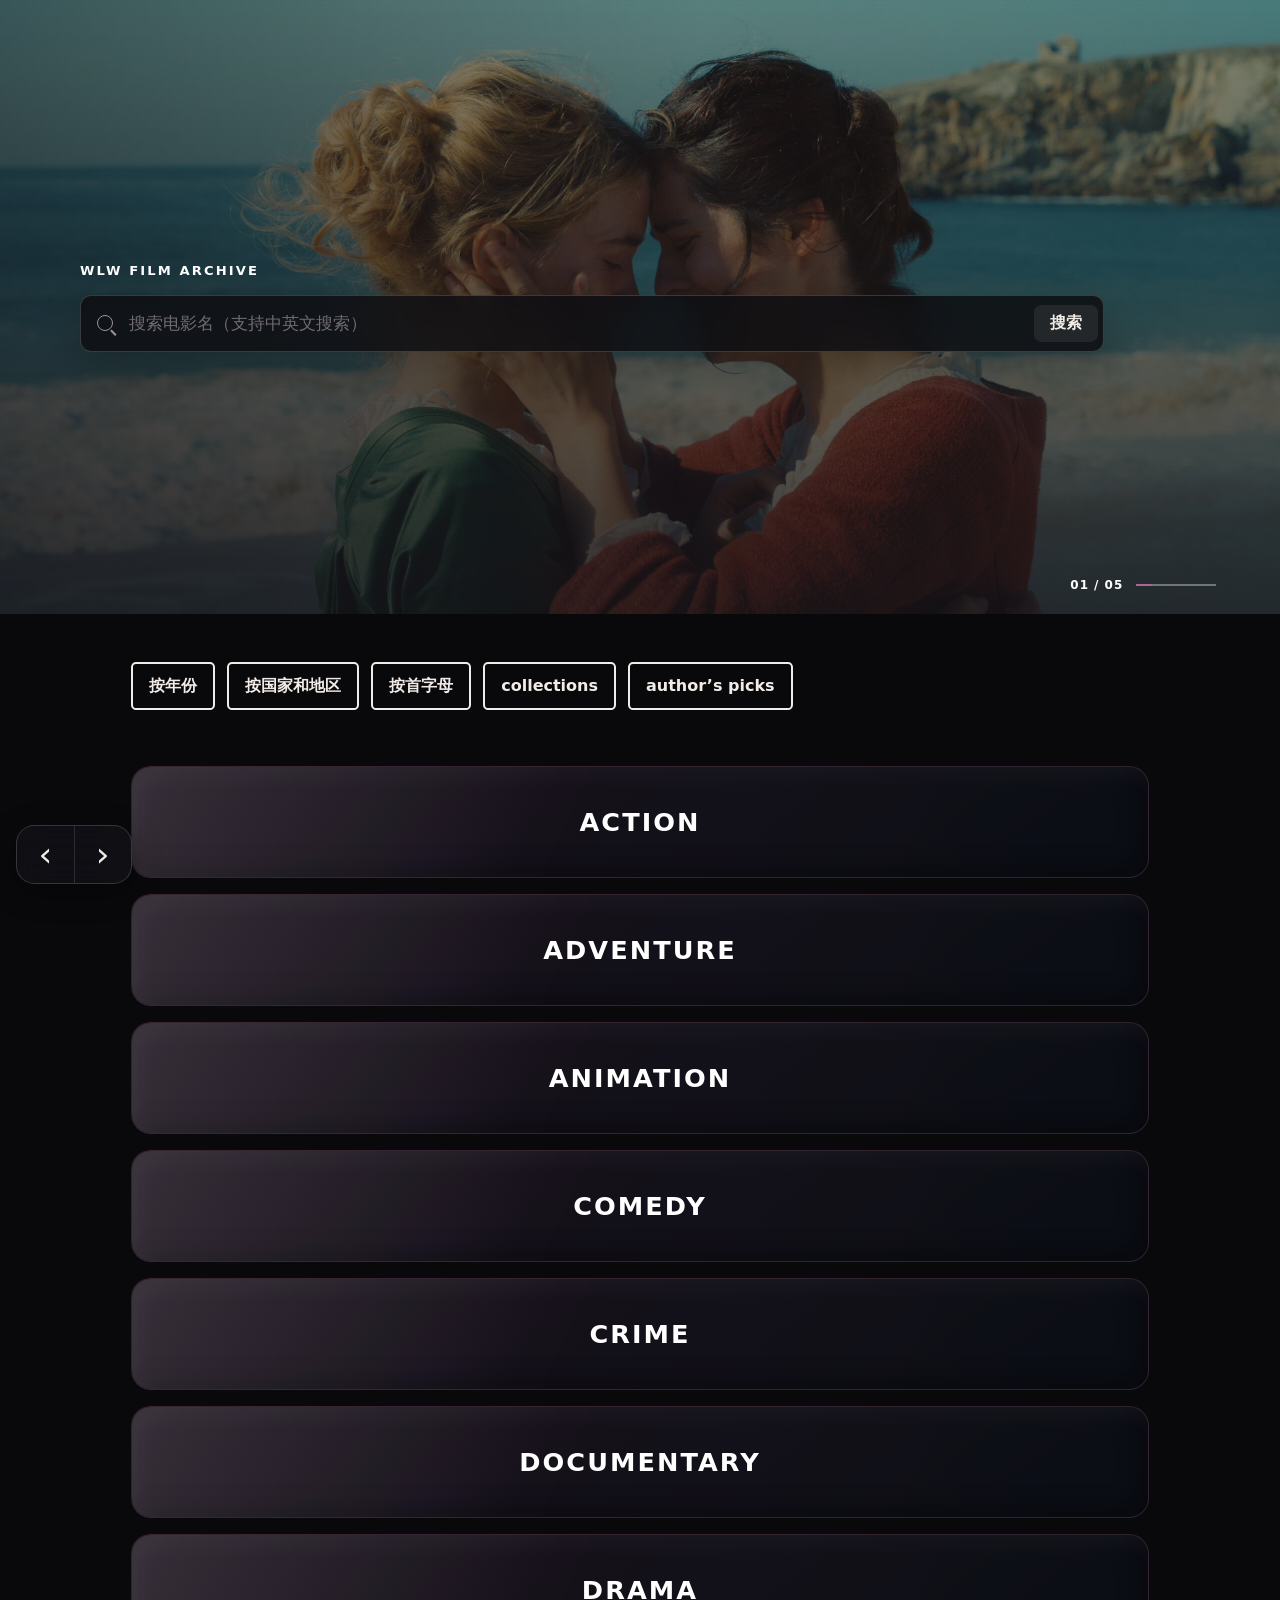
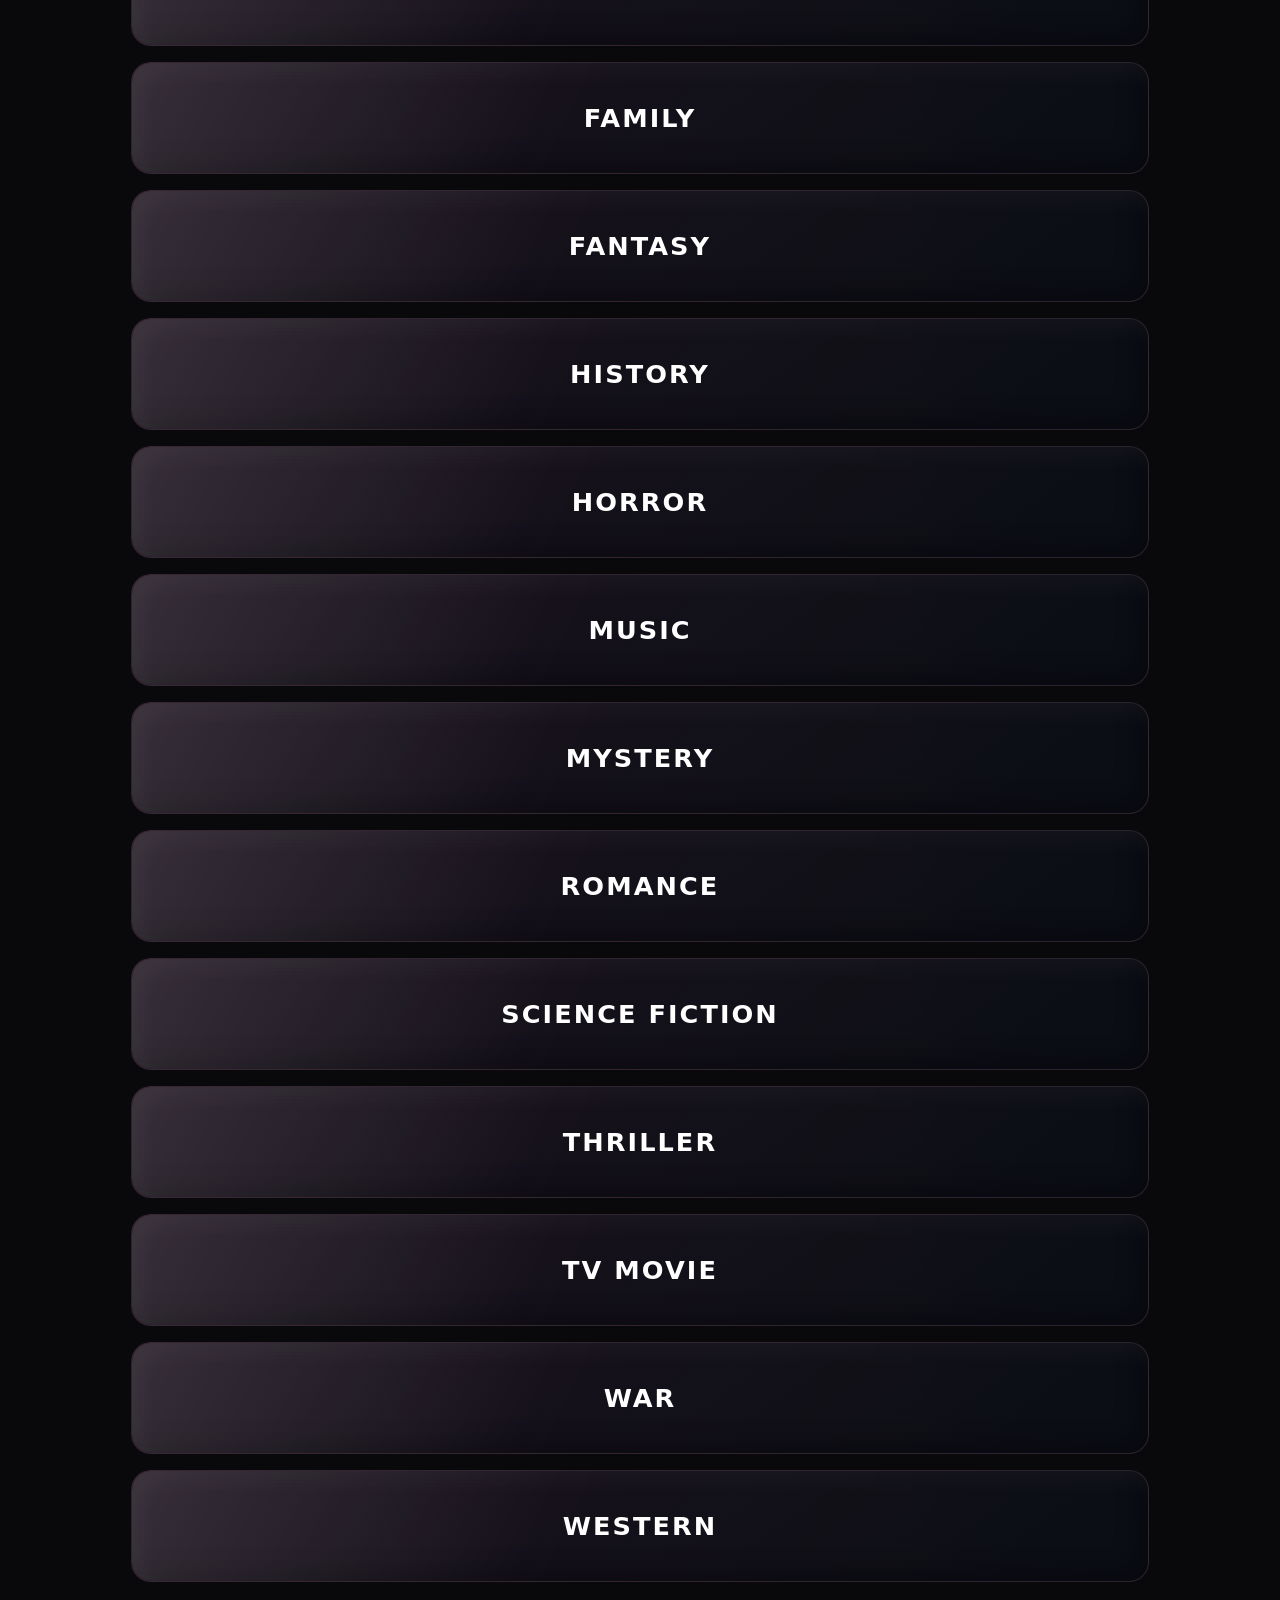
<file: index.html>
<!doctype html>
<html lang="zh-CN">
  <head>
    <meta charset="UTF-8" />
    <meta name="viewport" content="width=device-width, initial-scale=1.0" />
    <meta
      name="description"
      content="按年份、国家或地区、首字母与分类浏览 WLW 电影的个人影像档案。"
    />
    <title>WLW Film Archive</title>
    <link
      rel="icon"
      type="image/svg+xml"
      href="data:image/svg+xml,%3Csvg xmlns='http://www.w3.org/2000/svg' viewBox='0 0 64 64'%3E%3Crect width='64' height='64' rx='12' fill='%23131118'/%3E%3Cpath d='M14 20h36v27H14z' fill='%23f05278'/%3E%3Cpath d='M20 14l7 10m5-10 7 10m5-10 6 9' stroke='%23f7f3ee' stroke-width='5'/%3E%3C/svg%3E"
    />
    <link rel="stylesheet" href="./styles.css" />
    <link rel="stylesheet" href="./countries.css" />
  </head>

  <body>
    <header class="hero" id="hero">
      <div class="hero-shade"></div>

      <div class="hero-content">
        <p class="eyebrow">WLW FILM ARCHIVE</p>
        <h1 class="sr-only">WLW 电影档案</h1>

        <form class="search" id="search-form" role="search" autocomplete="off">
          <label class="sr-only" for="film-search">搜索电影</label>
          <span class="search-icon" aria-hidden="true"></span>

          <input
            id="film-search"
            type="search"
            placeholder="搜索电影名（支持中英文搜索）"
            aria-controls="search-results"
            aria-expanded="false"
          />

          <button type="submit">搜索</button>

          <div
            class="search-results"
            id="search-results"
            role="listbox"
            hidden
          ></div>
        </form>
      </div>

      <div class="slide-status" aria-label="背景图片轮播">
        <span id="slide-count">01 / 05</span>
        <div class="slide-line">
          <span id="slide-progress"></span>
        </div>
      </div>
    </header>

    <main>
      <nav class="view-switcher" aria-label="其他浏览方式">
        <a class="outline-button" href="./year.html">按年份</a>
        <a class="outline-button" href="./countries.html">按国家和地区</a>
        <a class="outline-button" href="./alphabet.html">按首字母</a>
        <a class="outline-button" href="./collections.html">collections</a>
        <a class="outline-button" href="./authors-picks.html">author’s picks</a>
      </nav>

      <section
        class="home-genre-directory"
        aria-label="电影分类目录"
      >
        <div class="region-field genre-field" id="genre-field"></div>
      </section>
    </main>

    <template id="genre-template">
      <a class="region-crystal" href="#">
        <span class="country-code"></span>
      </a>
    </template>

    <script src="./catalog-data.js"></script>
    <script src="./movie-metadata.js"></script>
    <script src="./movie-data-utils.js"></script>
    <script src="./cast-search-index.js"></script>
    <script src="./archive-search.js"></script>
    <script src="./genre-data.js"></script>
    <script src="./app.js"></script>
    <script src="./genres.js"></script>
    <script src="./history-nav.js"></script>
  </body>
</html>
</file>
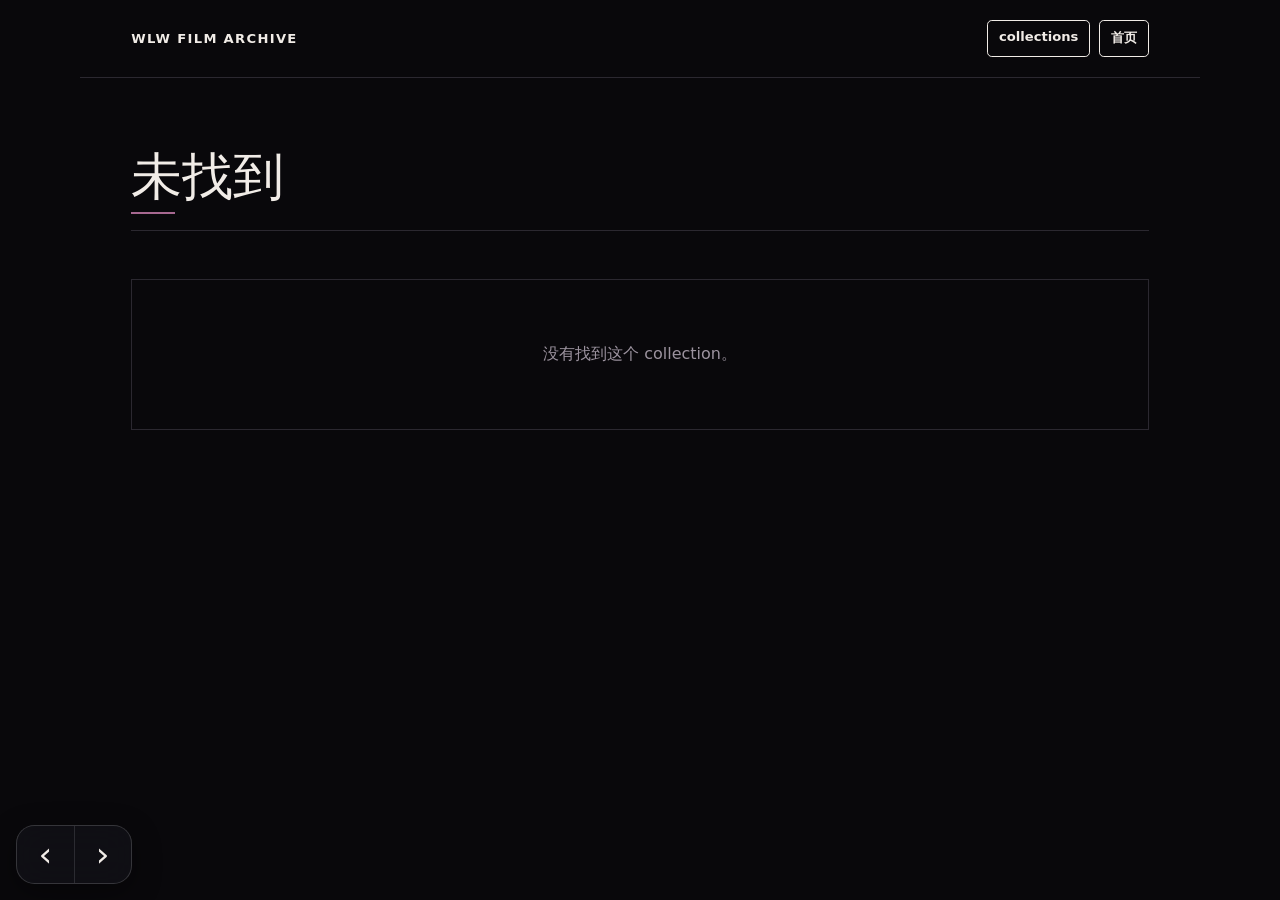
<file: collection.html>
<!doctype html><html lang="zh-CN"><head><meta charset="UTF-8"><meta name="viewport" content="width=device-width,initial-scale=1"><meta name="description" content="浏览 WLW Film Archive collection。"><title>Collection · WLW Film Archive</title><link rel="stylesheet" href="./styles.css"><link rel="stylesheet" href="./listing.css"></head>
<body class="listing-page"><header class="listing-header"><a href="./index.html">WLW FILM ARCHIVE</a><nav><a href="./collections.html">collections</a><a href="./index.html">首页</a></nav></header>
<main class="listing-main"><div class="listing-title-row"><h1 id="listing-title">—</h1></div><div class="listing-grid" id="listing-grid"></div><nav class="listing-pagination" id="listing-pagination" aria-label="页面"></nav></main>
<template id="listing-card-template"><article class="movie-card"><a class="poster-link" href="#" aria-label="电影详情暂未制作"><span class="poster-placeholder" aria-hidden="true">IMAGE</span></a><div class="movie-copy"><h3><a href="#"></a></h3><p class="movie-meta"></p></div></article></template>
<script src="./catalog-data.js"></script><script src="./movie-metadata.js"></script><script src="./movie-data-utils.js"></script><script src="./collection-data.js"></script><script src="./collection.js"></script><script src="./history-nav.js"></script></body></html>
</file>
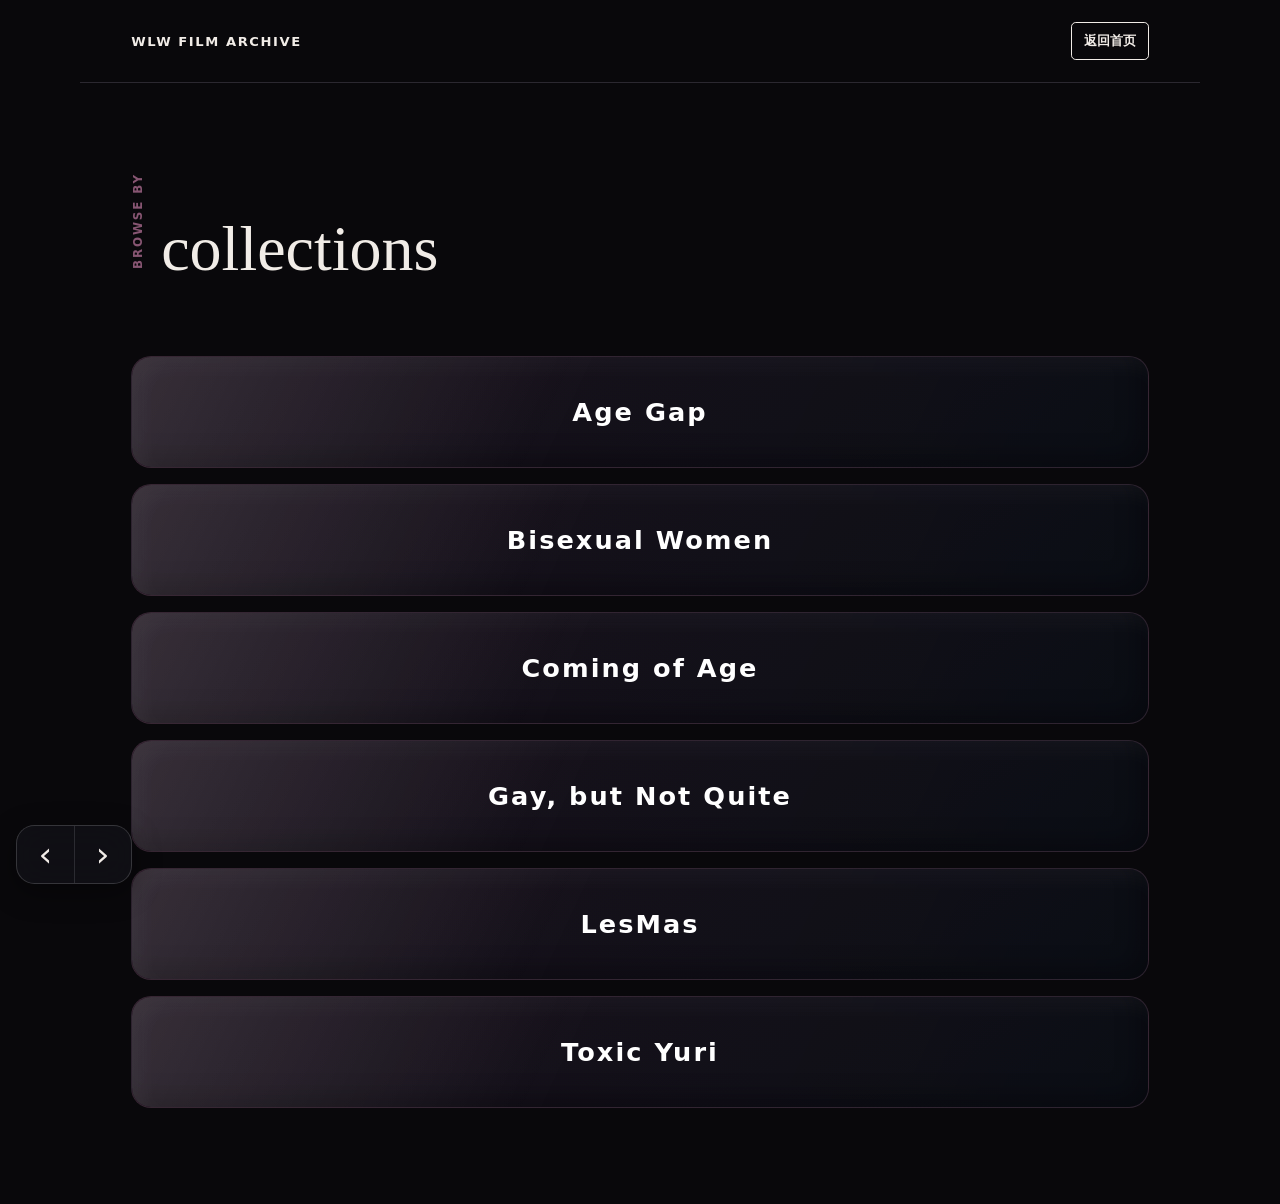
<file: collections.html>
<!doctype html>
<html lang="zh-CN">
  <head>
    <meta charset="UTF-8" />
    <meta name="viewport" content="width=device-width,initial-scale=1" />
    <meta name="description" content="浏览 WLW Film Archive 的专题 collections。" />
    <title>Collections · WLW Film Archive</title>
    <link rel="stylesheet" href="./styles.css" />
    <link rel="stylesheet" href="./countries.css" />
  </head>
  <body class="countries-page">
    <header class="country-header">
      <a class="archive-mark" href="./index.html">WLW FILM ARCHIVE</a>
      <a class="back-link" href="./index.html">返回首页</a>
    </header>
    <main class="country-main">
      <div class="country-heading">
        <p class="country-kicker">BROWSE BY</p>
        <h1>collections</h1>
      </div>
      <div class="region-field collection-field" id="collection-field"></div>
    </main>
    <template id="collection-template"><a class="region-crystal" href="#"><span class="country-code"></span></a></template>
    <script src="./collection-data.js"></script>
    <script src="./collections.js"></script>
    <script src="./history-nav.js"></script>
  </body>
</html>
</file>
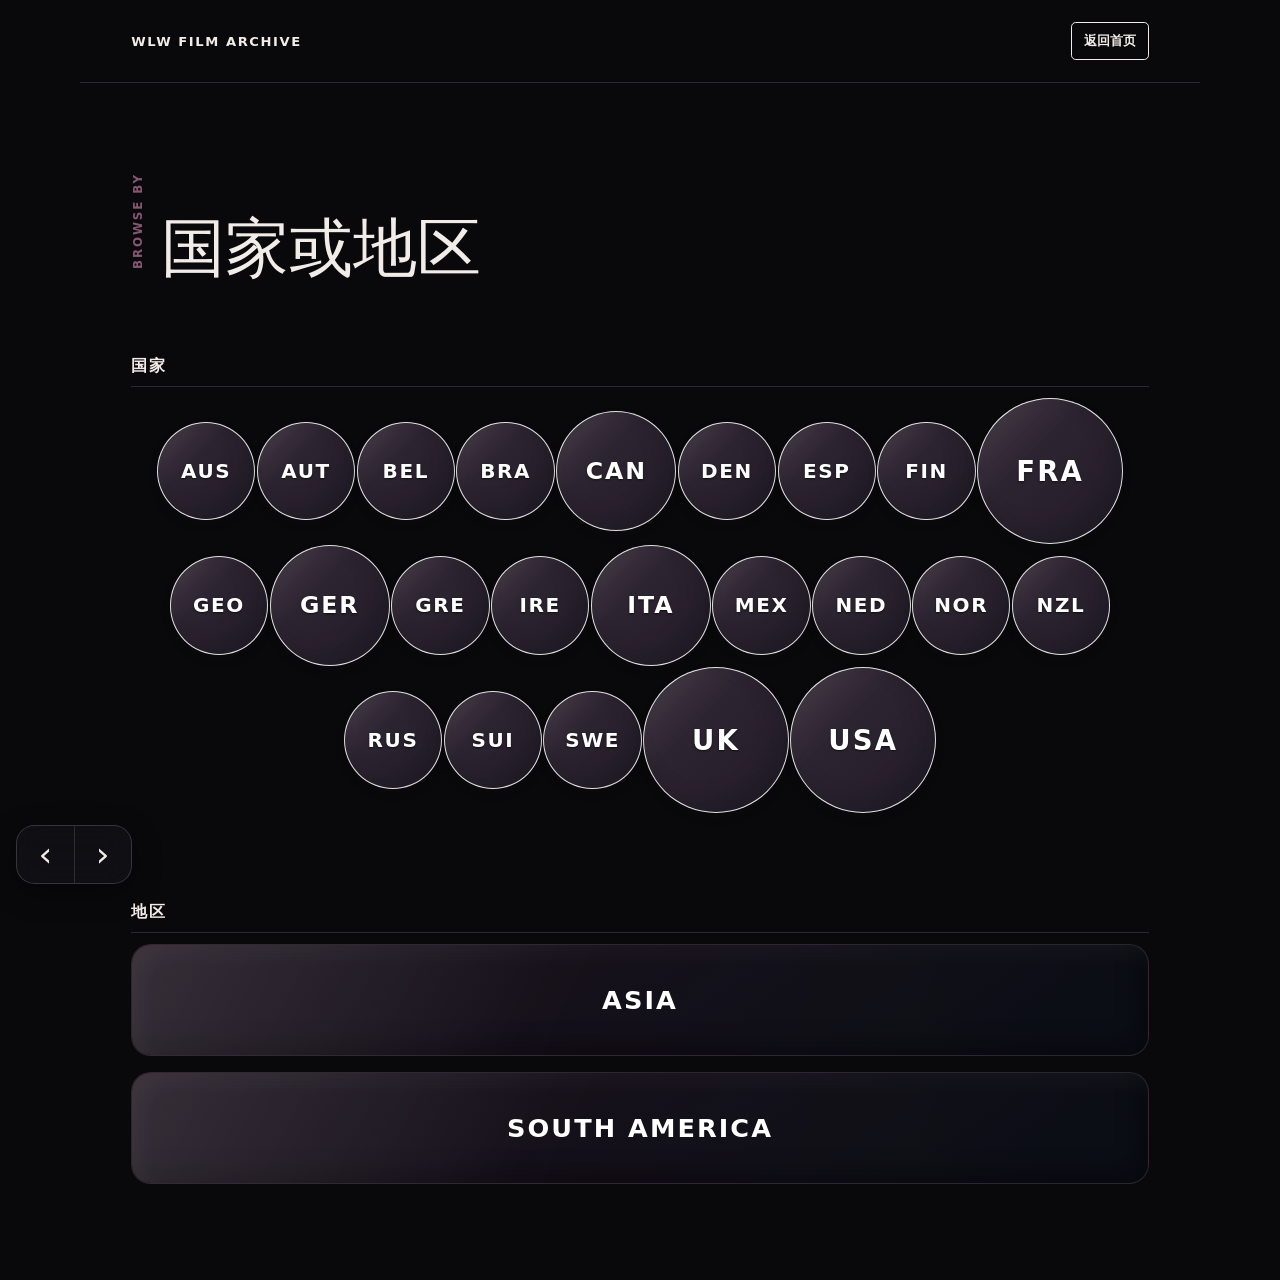
<file: countries.html>
<!doctype html>
<html lang="zh-CN">
  <head>
    <meta charset="UTF-8" />
    <meta name="viewport" content="width=device-width, initial-scale=1.0" />
    <meta name="description" content="按国家或地区浏览 WLW 电影。" />
    <title>国家或地区 · WLW Film Archive</title>
    <link rel="stylesheet" href="./styles.css" />
    <link rel="stylesheet" href="./countries.css" />
  </head>
  <body class="countries-page">
    <header class="country-header">
      <a class="archive-mark" href="./index.html">WLW FILM ARCHIVE</a>
      <a class="back-link" href="./index.html">返回首页</a>
    </header>
    <main class="country-main">
      <div class="country-heading">
        <p class="country-kicker">BROWSE BY</p>
        <h1>国家或地区</h1>
      </div>
      <section class="place-section" aria-labelledby="countries-title">
        <h2 id="countries-title">国家</h2>
        <div class="country-field" id="country-field"></div>
      </section>
      <section class="place-section region-section" aria-labelledby="regions-title">
        <h2 id="regions-title">地区</h2>
        <div class="region-field" id="region-field"></div>
      </section>
    </main>
    <template id="country-template">
      <a class="country-orb" href="#"><span class="country-code"></span></a>
    </template>
    <template id="region-template">
      <a class="region-crystal" href="#"><span class="country-code"></span></a>
    </template>
    <script src="./countries.js"></script>
    <script src="./history-nav.js"></script>
  </body>
</html>
</file>
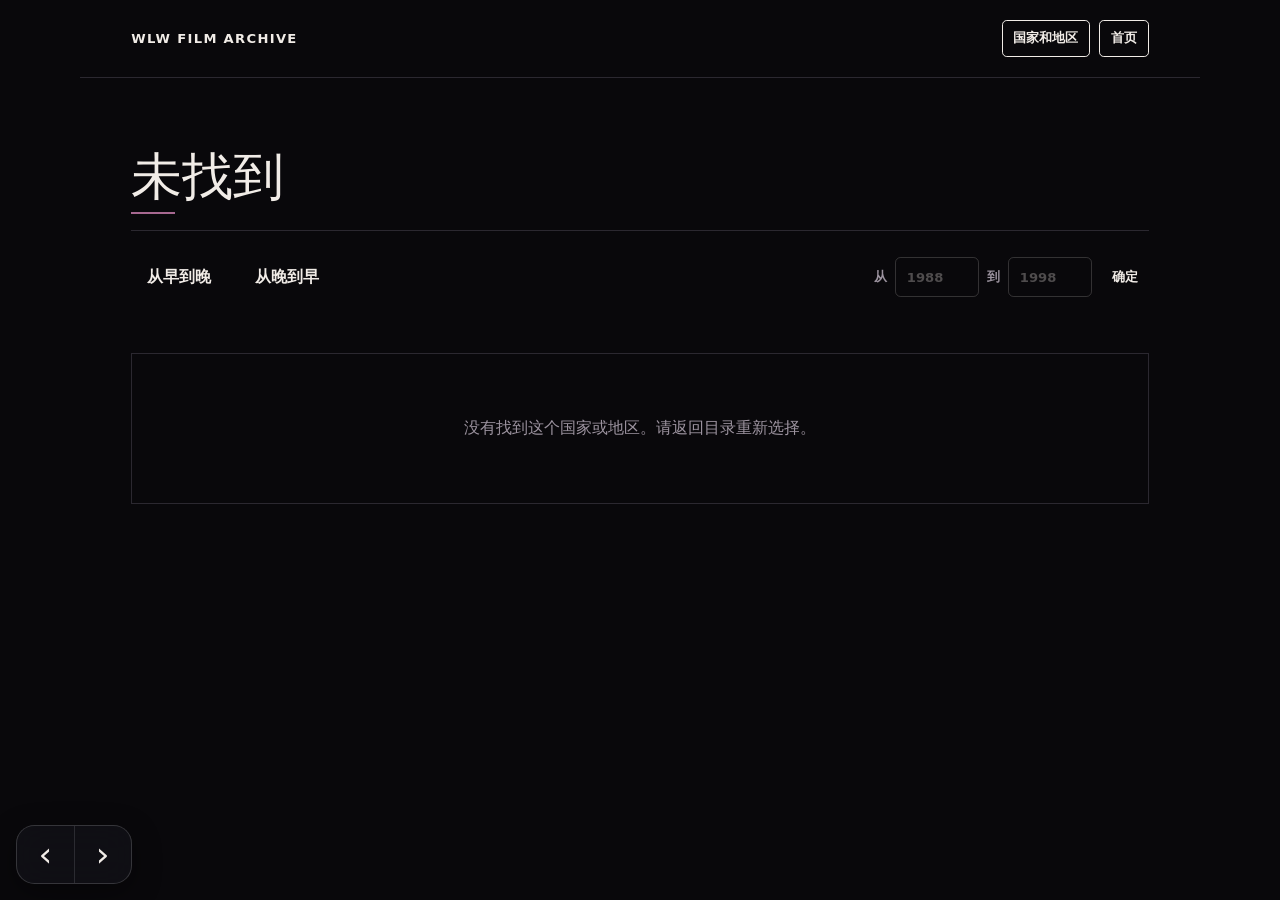
<file: country.html>
<!doctype html>
<html lang="zh-CN">
  <head>
    <meta charset="UTF-8">

    <meta
      name="viewport"
      content="width=device-width,initial-scale=1"
    >

    <meta
      name="description"
      content="按国家或地区浏览 WLW 电影。"
    >

    <title>
      国家或地区 · WLW Film Archive
    </title>

    <link
      rel="stylesheet"
      href="./styles.css"
    >

    <link
      rel="stylesheet"
      href="./listing.css"
    >
  </head>

  <body class="listing-page">

    <header class="listing-header">

      <a href="./index.html">
        WLW FILM ARCHIVE
      </a>

      <nav>

        <a href="./countries.html">
          国家和地区
        </a>

        <a href="./index.html">
          首页
        </a>

      </nav>

    </header>


    <main class="listing-main">

      <div
        class="listing-title-row country-title-row"
      >

        <h1 id="listing-title">
          —
        </h1>

        <p
          class="listing-subtitle"
          id="listing-subtitle"
        ></p>

      </div>


      <!--
        这块虽然存在于模板中，
        但 country.js 会在非 USA 页面直接 remove()。
        因此只有 USA 页面能够保留它。
      -->
      <nav
        class="year-controls"
        id="country-year-controls"
        aria-label="美国电影年份筛选"
        hidden
      >

        <a
          id="country-ascending"
          class="sort-button"
          href="#"
        >
          从早到晚
        </a>

        <a
          id="country-descending"
          class="sort-button"
          href="#"
        >
          从晚到早
        </a>


        <form
          class="year-range-form"
          id="country-year-range-form"
        >

          <span class="year-range-label">
            从
          </span>

          <input
            id="country-year-from"
            class="year-range-input"
            type="number"
            inputmode="numeric"
            min="1800"
            max="2100"
            placeholder="1988"
            aria-label="起始年份"
          >

          <span class="year-range-label">
            到
          </span>

          <input
            id="country-year-to"
            class="year-range-input"
            type="number"
            inputmode="numeric"
            min="1800"
            max="2100"
            placeholder="1998"
            aria-label="结束年份"
          >

          <button
            class="year-range-submit"
            type="submit"
          >
            确定
          </button>

        </form>

      </nav>


      <div
        class="listing-grid"
        id="listing-grid"
      ></div>


      <nav
        class="listing-pagination"
        id="listing-pagination"
        aria-label="页面"
      ></nav>

    </main>


    <template id="listing-card-template">

      <article class="movie-card">

        <a
          class="poster-link"
          href="#"
          aria-label="电影详情暂未制作"
        >

          <span
            class="poster-placeholder"
            aria-hidden="true"
          >
            IMAGE
          </span>

        </a>


        <div class="movie-copy">

          <h3>
            <a href="#"></a>
          </h3>

          <p class="movie-meta"></p>

        </div>

      </article>

    </template>


    <script src="./catalog-data.js"></script>
    <script src="./movie-metadata.js"></script>
    <script src="./movie-data-utils.js"></script>
    <script src="./country.js"></script>
    <script src="./history-nav.js"></script>

  </body>
</html>
</file>
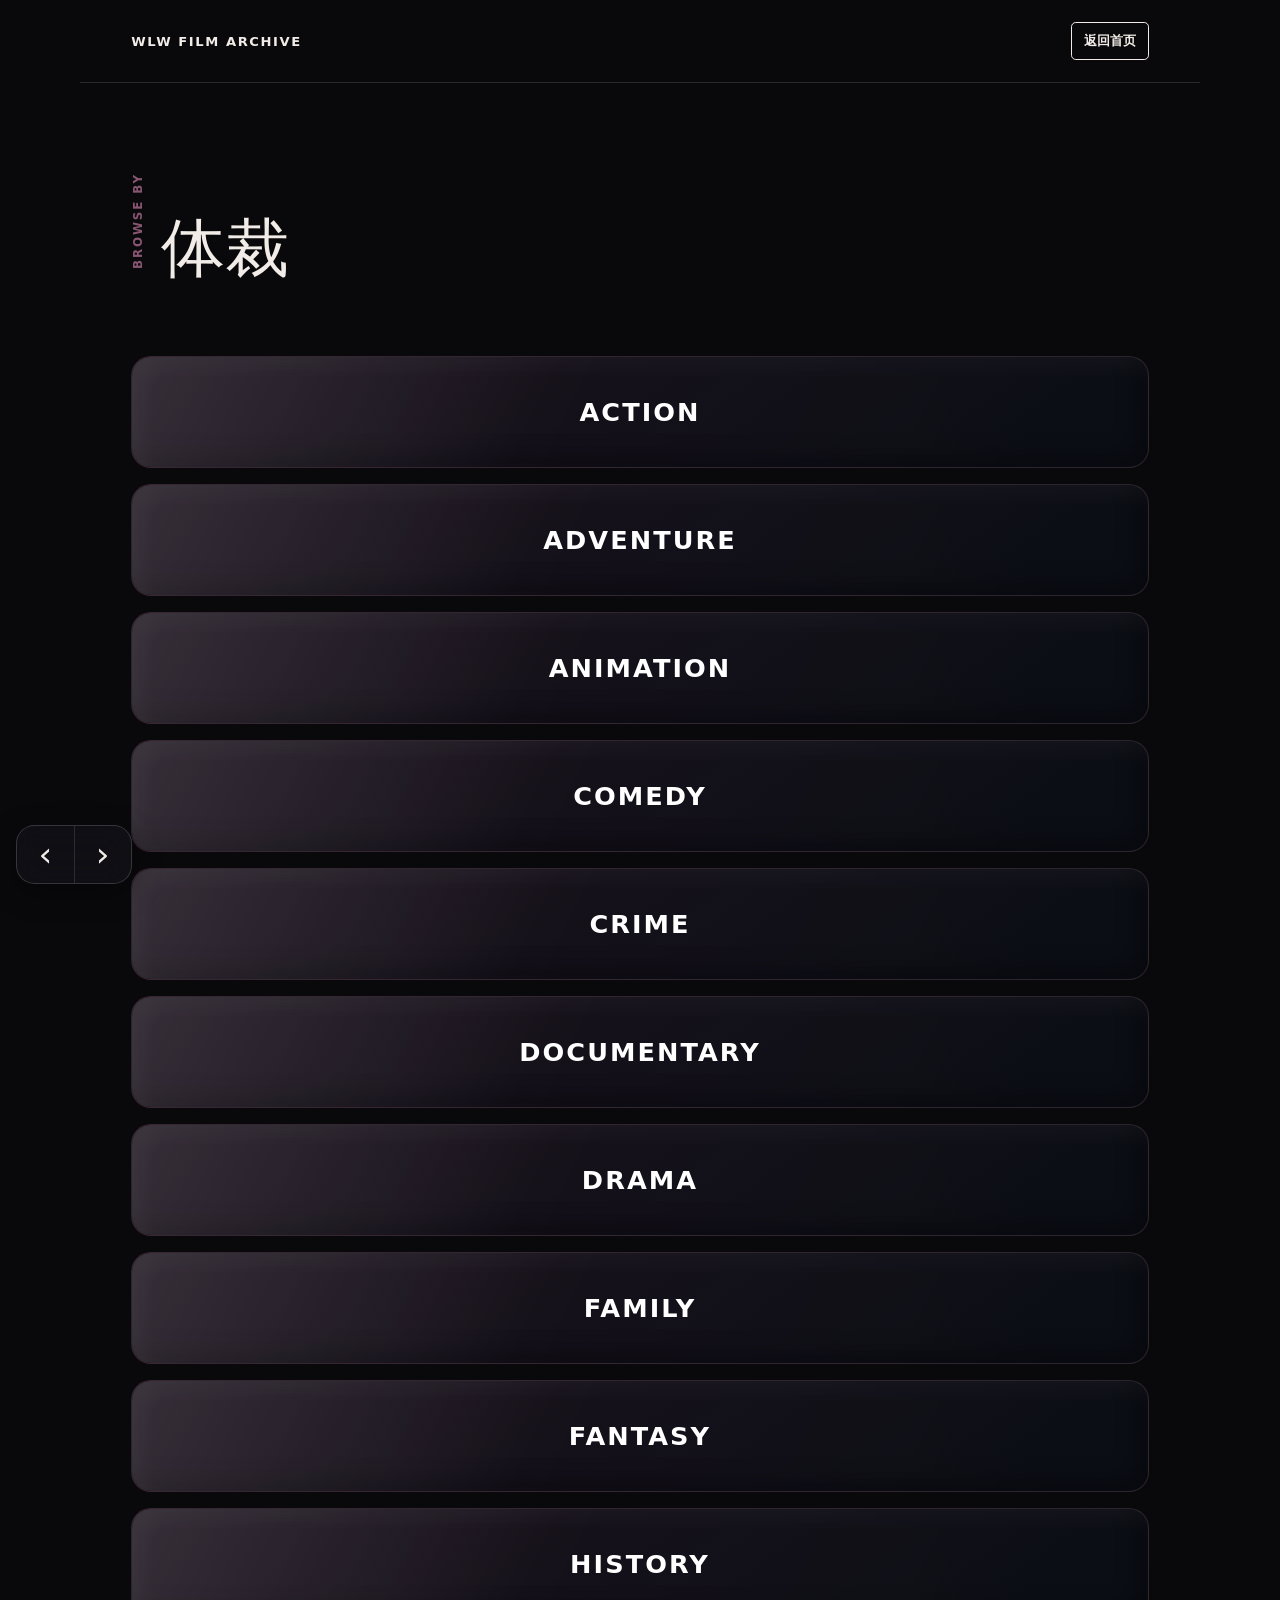
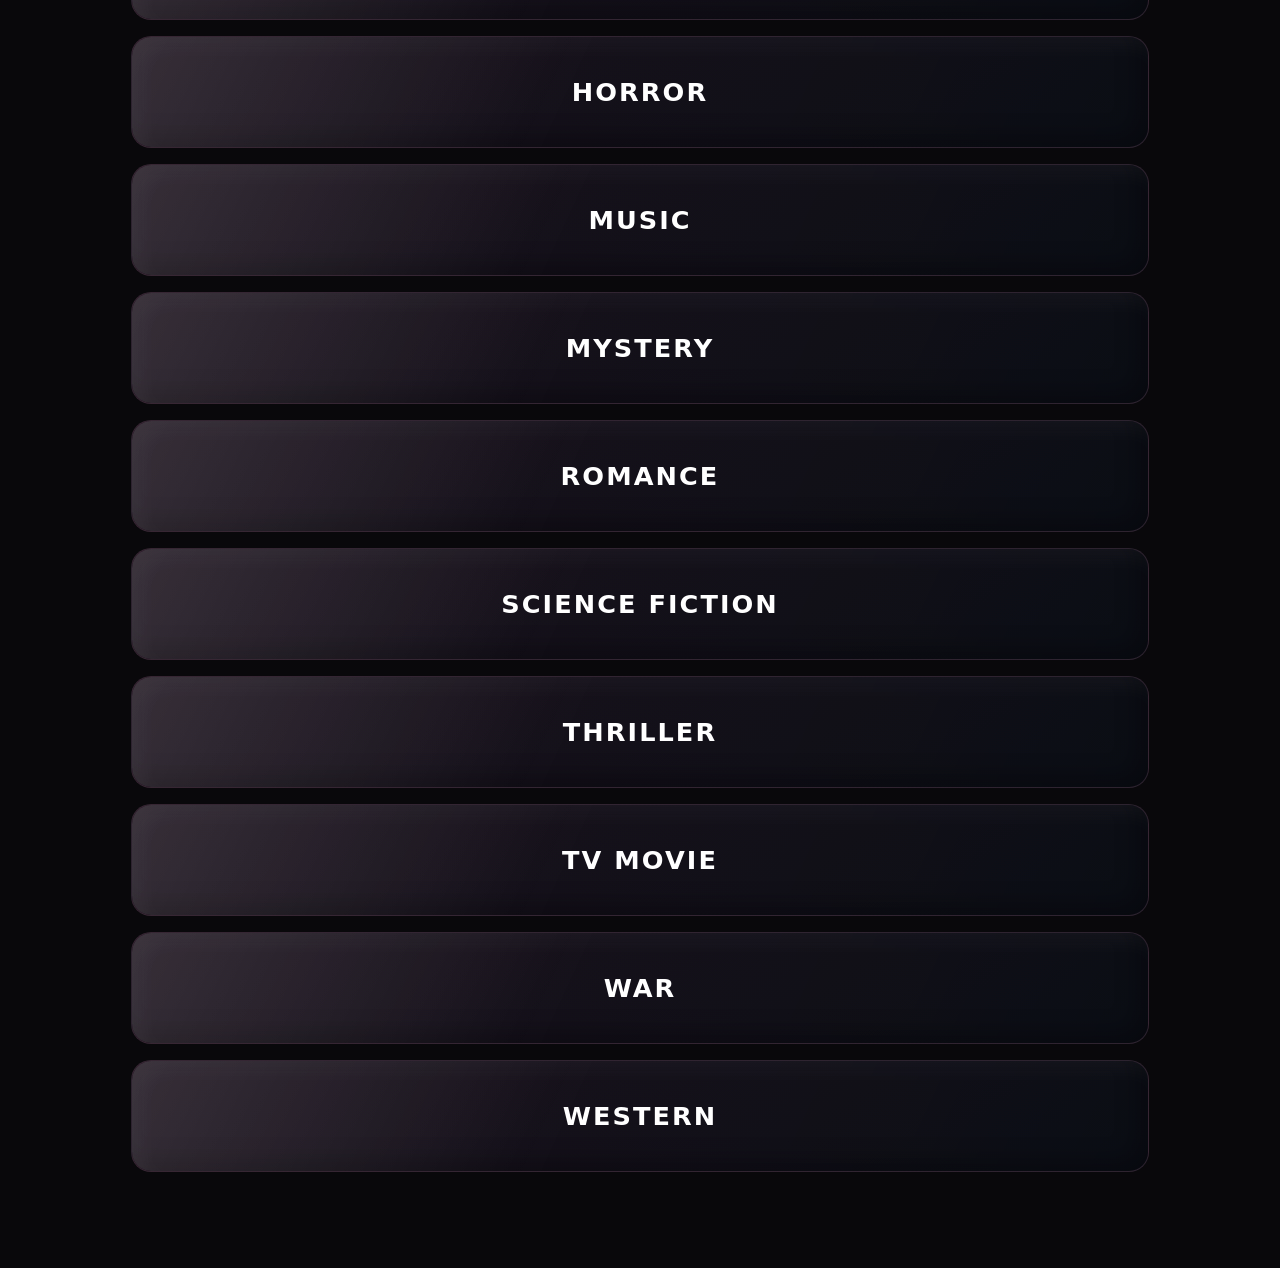
<file: genres.html>
<!doctype html>
<html lang="zh-CN">
  <head>
    <meta charset="UTF-8" />
    <meta name="viewport" content="width=device-width,initial-scale=1" />
    <meta name="description" content="按 Letterboxd 体裁浏览 WLW 电影。" />
    <title>体裁 · WLW Film Archive</title>
    <link rel="stylesheet" href="./styles.css" />
    <link rel="stylesheet" href="./countries.css" />
  </head>
  <body class="countries-page">
    <header class="country-header">
      <a class="archive-mark" href="./index.html">WLW FILM ARCHIVE</a>
      <a class="back-link" href="./index.html">返回首页</a>
    </header>
    <main class="country-main">
      <div class="country-heading">
        <p class="country-kicker">BROWSE BY</p>
        <h1>体裁</h1>
      </div>
      <div class="region-field genre-field" id="genre-field"></div>
    </main>
    <template id="genre-template"><a class="region-crystal" href="#"><span class="country-code"></span></a></template>
    <script src="./genre-data.js"></script>
    <script src="./genres.js"></script>
    <script src="./history-nav.js"></script>
  </body>
</html>
</file>
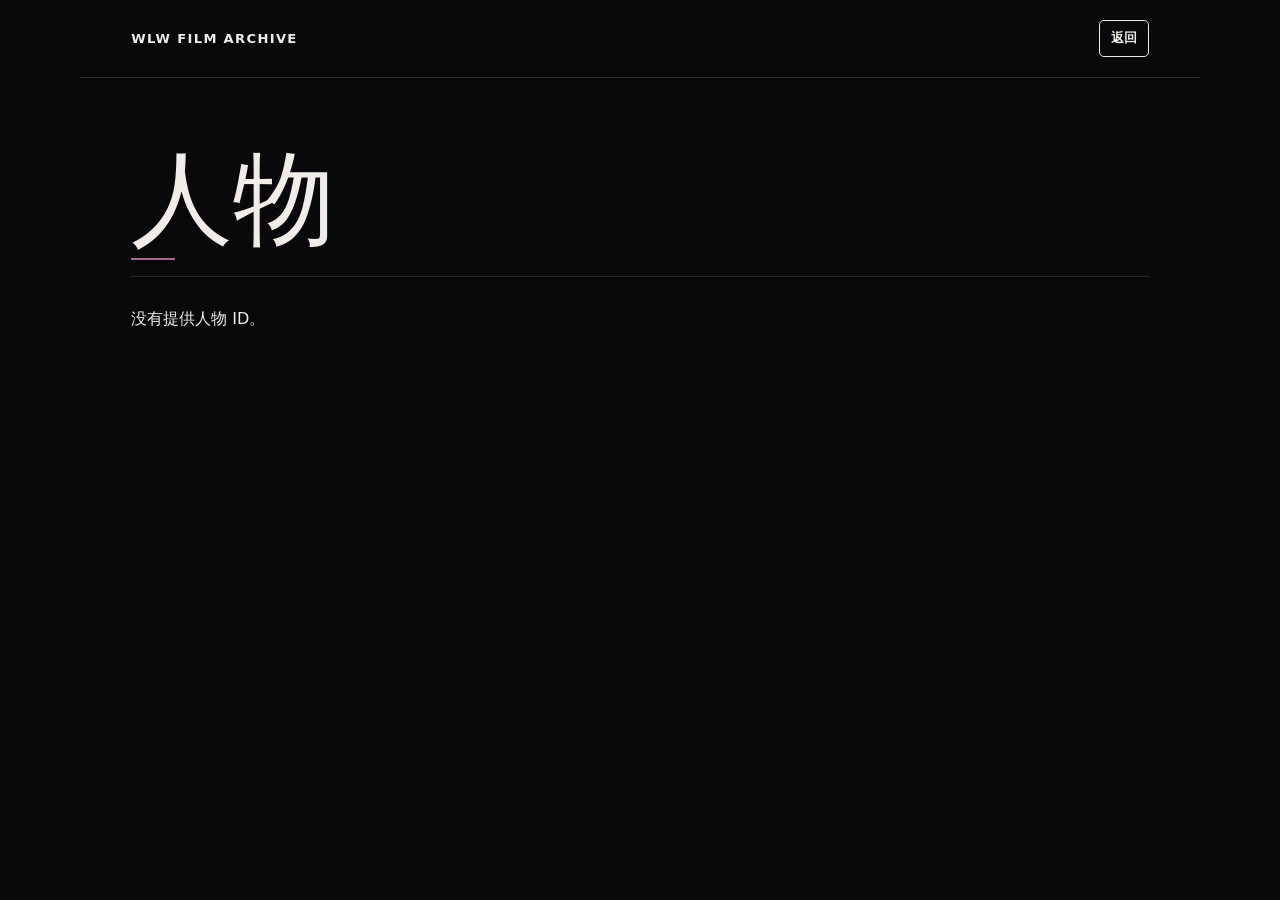
<file: person.html>
<!doctype html>
<html lang="zh-CN">
  <head>
    <meta charset="UTF-8" />
    <meta
      name="viewport"
      content="width=device-width, initial-scale=1.0"
    />
    <meta
      name="description"
      content="查看演员在 WLW Film Archive 中出演的电影。"
    />
    <title>演员 · WLW Film Archive</title>

    <link
      rel="stylesheet"
      href="./styles.css"
    />
    <link
      rel="stylesheet"
      href="./listing.css"
    />
  </head>

  <body class="listing-page">
    <header class="listing-header">
      <a href="./index.html">
        WLW FILM ARCHIVE
      </a>

      <nav>
        <a
          href="./index.html"
          id="person-back"
        >
          返回
        </a>
      </nav>
    </header>

    <main class="listing-main">
      <div class="listing-title-row">
        <h1 id="person-name">
          正在读取演员资料…
        </h1>
      </div>

      <p
        id="person-summary"
        hidden
      ></p>

      <p
        id="person-error"
        hidden
      ></p>

      <div
        class="listing-grid"
        id="person-movies"
      ></div>
    </main>

    <template id="person-movie-template">
      <article class="movie-card">
        <a
          class="poster-link"
          href="#"
          aria-label="电影详情"
        >
          <span
            class="poster-placeholder"
            aria-hidden="true"
          >
            IMAGE
          </span>
        </a>

        <div class="movie-copy">
          <h3>
            <a href="#"></a>
          </h3>

          <p class="movie-meta"></p>
        </div>
      </article>
    </template>

    <script src="./catalog-data.js"></script>
    <script src="./movie-metadata.js"></script>
    <script src="./movie-data-utils.js"></script>
    <script src="./tmdb-details.generated.js"></script>
    <script src="./person.js"></script>
  </body>
</html>
</file>
<file: styles.css>
:root {
  --ink: #f1ece7;
  --paper: #09080b;
  --muted: #9c939f;
  --line: #2b2830;
  --accent: #a76891;
  --accent-dark: #875572;
  --utility-blue: #1f4157;
  --card: #111015;
  --content-max: 70rem;
  color-scheme: dark;
  font-family: Inter, ui-sans-serif, system-ui, -apple-system, BlinkMacSystemFont, "Segoe UI", sans-serif;
}

* { box-sizing: border-box; }

html { scroll-behavior: smooth; background:#000; }

body {
  margin: 0;
  color: var(--ink);
  background: var(--paper);
}

a { color: inherit; }

button, input { font: inherit; }

.sr-only {
  position: absolute;
  width: 1px;
  height: 1px;
  padding: 0;
  margin: -1px;
  overflow: hidden;
  clip: rect(0, 0, 0, 0);
  white-space: nowrap;
  border: 0;
}

.hero {
  position: relative;
  min-height: 21rem;
  display: grid;
  place-items: center;
  padding: 2.5rem clamp(0.75rem, 2vw, 1.5rem);
  isolation: isolate;
  overflow: visible;
  z-index: 10;
  background-color: #29212a;
  background-position: center;
  background-size: cover;
  transition: background-image 700ms ease;
  touch-action: pan-y;
}

.hero.is-swipe-left { animation: hero-swipe-left 360ms ease-out; }
.hero.is-swipe-right { animation: hero-swipe-right 360ms ease-out; }

@keyframes hero-swipe-left {
  from { background-position: 56% center; }
  to { background-position: 50% center; }
}

@keyframes hero-swipe-right {
  from { background-position: 44% center; }
  to { background-position: 50% center; }
}

.hero-shade {
  position: absolute;
  inset: 0;
  z-index: -1;
  background:
    linear-gradient(180deg, rgba(19, 17, 24, 0.3), rgba(19, 17, 24, 0.78)),
    linear-gradient(90deg, rgba(19, 17, 24, 0.35), transparent 55%);
}

.hero-content {
  width: min(100%, var(--content-max, 68rem));
  margin: 0 auto;
}

.eyebrow {
  margin: 0 0 1.1rem;
  color: #fff;
  font-size: 0.82rem;
  font-weight: 800;
  letter-spacing: 0.16em;
}

.search {
  position: relative;
  z-index: 30;
  display: grid;
  grid-template-columns: auto minmax(0, 1fr) auto;
  align-items: center;
  width: min(100%, 64rem);
  min-height: 3.55rem;
  border: 1px solid rgba(241, 236, 231, 0.18);
  border-radius: 0.68rem;
  background: rgba(15, 14, 18, 0.86);
  box-shadow: 0 1rem 2.8rem rgba(0, 0, 0, 0.24);
  backdrop-filter: blur(16px);
}

.search:focus-within {
  border-color: rgba(241, 236, 231, 0.34);
  outline: none;
}

.search-icon {
  width: 1rem;
  height: 1rem;
  margin-left: 1rem;
  border: 1.5px solid var(--muted);
  border-radius: 50%;
  position: relative;
}

.search-icon::after {
  content: "";
  position: absolute;
  width: 0.46rem;
  height: 1.5px;
  right: -0.36rem;
  bottom: -0.17rem;
  background: var(--muted);
  transform: rotate(45deg);
}

.search input {
  min-width: 0;
  padding: 0.88rem 1rem;
  border: 0;
  outline: 0;
  color: var(--ink);
  background: transparent;
  font-size: clamp(.96rem, 1.4vw, 1.08rem);
}

.search input::placeholder {
  color: #716a74;
  opacity: 1;
}

.search button {
  align-self: center;
  min-height: 2.35rem;
  margin: 0.32rem;
  padding: 0 1rem;
  border: 0;
  border-radius: 0.46rem;
  color: var(--ink);
  background: rgba(241, 236, 231, 0.08);
  cursor: pointer;
  font-weight: 700;
}

.search button:hover,
.search button:focus-visible {
  background: rgba(241, 236, 231, 0.14);
  outline: none;
}

.search-results {
  position: absolute;
  z-index: 100;
  top: calc(100% + 0.55rem);
  left: 0;
  right: 0;
  max-height: 22rem;
  overflow-y: auto;
  border: 1px solid rgba(241, 236, 231, 0.12);
  border-radius: 0.62rem;
  background: rgba(15, 14, 18, 0.98);
  box-shadow: 0 1.25rem 3rem rgba(0, 0, 0, 0.36);
  backdrop-filter: blur(18px);
}

.search-result {
  display: flex;
  justify-content: space-between;
  align-items: center;
  gap: 1.4rem;
  padding: 1rem 1.15rem;
  text-decoration: none;
  border-bottom: 1px solid rgba(241, 236, 231, 0.08);
}

.search-result:last-child { border-bottom: 0; }

.search-result:hover,
.search-result:focus-visible {
  background: rgba(167, 104, 145, 0.08);
  outline: 0;
}

.search-result span:first-child {
  color: var(--ink);
  font-weight: 650;
}

.search-result span:last-child {
  color: var(--muted);
  font-size: .8rem;
}

.empty-result {
  padding: 1rem 1.15rem;
  color: var(--muted);
}

.slide-status {
  position: absolute;
  right: clamp(1rem, 5vw, 5rem);
  bottom: 1.4rem;
  display: flex;
  align-items: center;
  gap: 0.8rem;
  color: white;
  font-size: 0.75rem;
  font-weight: 750;
  letter-spacing: 0.08em;
}

.slide-line { width: 5rem; height: 2px; background: rgba(255,255,255,.35); }
.slide-line span { display: block; width: 20%; height: 100%; background: var(--accent); transition: transform 600ms ease; transform-origin: left; }

main { position: relative; z-index: 1; width: min(var(--content-max), 100%); margin: 0 auto; padding: 0 clamp(1rem, 4vw, 4rem) 4rem; }

.view-switcher {
  display: flex;
  flex-wrap: nowrap;
  gap: 0.75rem;
  margin: 3rem 0 3.5rem;
  overflow-x: auto;
  scrollbar-width: none;
  -webkit-overflow-scrolling: touch;
}
.view-switcher::-webkit-scrollbar { display:none; }

.outline-button {
  flex: 0 0 auto;
  width: fit-content;
  padding: 0.72rem 1rem;
  border: 2px solid var(--ink);
  border-radius: 0.32rem;
  text-decoration: none;
  font-weight: 720;
  background: transparent;
}

.outline-button:hover, .outline-button:focus-visible { color: var(--paper); background: var(--ink); outline: none; }

.catalog {
  padding: clamp(1.1rem, 3vw, 2rem);
  border: 1px solid var(--line);
  border-radius: 0.85rem;
  background: rgba(255,255,255,.035);
}

.catalog-heading {
  display: flex;
  justify-content: space-between;
  align-items: baseline;
  margin-bottom: 1.4rem;
  border-bottom: 1px solid var(--line);
}

.catalog-heading h2 {
  margin: 0 0 -1px;
  padding: 0 0 0.7rem;
  border-bottom: 4px solid var(--accent);
  font-family: Georgia, "Times New Roman", serif;
  font-size: clamp(2.8rem, 6vw, 4.8rem);
  line-height: 1;
}

.catalog-heading p { color: var(--muted); font-size: 0.9rem; }

.movie-grid {
  display: grid;
  grid-template-columns: repeat(2, minmax(0, 1fr));
  gap: clamp(0.8rem, 2vw, 1.5rem);
}

@media (min-width: 600px) {
  .movie-grid {
    grid-template-columns: repeat(3, minmax(0, 1fr));
  }
}

@media (min-width: 760px) {
  .movie-grid {
    grid-template-columns: repeat(4, minmax(0, 1fr));
  }
}

@media (min-width: 1024px) {
  .movie-grid {
    grid-template-columns: repeat(5, minmax(0, 1fr));
  }
}

@media (min-width: 1440px) {
  .movie-grid {
    grid-template-columns: repeat(6, minmax(0, 1fr));
  }
}

.empty-letter { grid-column:1/-1; margin:0; padding:4rem 1rem; text-align:center; color:var(--muted); }

.movie-card { min-width: 0; }

.poster-link {
  position: relative;
  display: block;
  aspect-ratio: 2 / 3;
  overflow: hidden;
  border-radius: 0.5rem;
  background: #241d26;
}

.poster {
  position: relative;
  z-index: 1;
  width: 100%;
  height: 100%;
  object-fit: cover;
  transition: transform 260ms ease;
}

.poster-link:hover .poster { transform: scale(1.035); }

.poster-placeholder {
  position: absolute;
  inset: 0;
  display: grid;
  place-items: center;
  color: rgba(255,255,255,.55);
  border: 1px solid rgba(255,255,255,.14);
  font-size: 0.72rem;
  font-weight: 800;
  letter-spacing: 0.15em;
}

.movie-copy { min-height:5.15rem; padding:.72rem .08rem .15rem; }
.movie-copy h3 { margin:0; min-height:2.6em; font-size:.96rem; line-height:1.3; }
.movie-copy h3 a {
  display:-webkit-box;
  overflow:hidden;
  -webkit-box-orient:vertical;
  -webkit-line-clamp:2;
  text-decoration:none;
}
.movie-copy h3 a:hover { color: var(--accent-dark); }

.movie-meta {
  margin:.38rem 0 0;
  overflow:hidden;
  color:var(--muted);
  line-height:1.35;
}

.movie-year {
  display: block;
  color: #cfc6ce;
  font-family:
    system-ui,
    -apple-system,
    BlinkMacSystemFont,
    "Segoe UI",
    Arial,
    sans-serif;
  font-size: .8rem;
  font-weight: 600;
  letter-spacing: .01em;
}

.movie-genres {
  display: block;
  margin-top: .12rem;
  overflow: hidden;
  color: #88808b;
  font-family:
    system-ui,
    -apple-system,
    BlinkMacSystemFont,
    "Segoe UI",
    Arial,
    sans-serif;
  font-size: .72rem;
  font-weight: 600;
  letter-spacing: .01em;
  text-overflow: ellipsis;
  white-space: nowrap;
}

.alphabet-pagination {
  display: flex;
  align-items: center;
  justify-content: center;
  gap: 0.5rem;
  margin-top: 3.2rem;
}

.alphabet-track { display:flex; gap:.5rem; overflow-x:auto; padding:.25rem; scrollbar-width:none; scroll-behavior:smooth; }
.alphabet-track::-webkit-scrollbar { display:none; }
.history-nav { position:fixed; z-index:200; left:max(1rem,env(safe-area-inset-left)); bottom:max(1rem,env(safe-area-inset-bottom)); display:flex; overflow:hidden; border:1px solid rgba(255,255,255,.16); border-radius:1.15rem; background:rgba(17,16,22,.88); box-shadow:0 .5rem 1.8rem rgba(0,0,0,.4); backdrop-filter:blur(1rem); }
.history-nav button { display:grid; place-items:center; width:3.55rem; height:3.55rem; padding:0; border:0; color:var(--ink); background:transparent; cursor:pointer; font-size:2.15rem; line-height:1; }
.history-nav button+button { border-left:1px solid rgba(255,255,255,.12); }
.history-nav button:hover,.history-nav button:focus-visible { color:var(--paper); background:var(--ink); outline:none; }

.letter-button {
  display:inline-flex;
  align-items:center;
  justify-content:center;
  min-width:1.55rem;
  min-height:2rem;
  padding:.28rem .18rem .34rem;
  border:0;
  border-bottom:1px solid transparent;
  border-radius:0;
  color:var(--muted);
  background:transparent;
  text-decoration:none;
  font-weight:760;
}

.letter-button:hover,
.letter-button:focus-visible {
  color:var(--ink);
  border-bottom-color:rgba(241,236,231,.34);
  outline:none;
}

.letter-button.active,
.letter-button[aria-current="page"] {
  color:var(--ink);
  border-bottom:2px solid var(--accent);
  background:transparent;
}
.pagination-gap { width: 1.25rem; text-align: center; font-weight: 800; }

@media (max-width: 62rem) {
  .movie-grid { grid-template-columns: repeat(3, minmax(0, 1fr)); }
}

@media (max-width: 38rem) {
  .hero { min-height: 18rem; padding-inline: 1rem; }
  .eyebrow { margin-bottom: 0.8rem; }
  .search { min-height: 4rem; grid-template-columns: auto 1fr; }
  .search-icon { margin-left: 1rem; }
  .search input { padding-inline: 0.9rem; }
  .search button { grid-column: 1 / -1; min-height: 2.8rem; margin-top: 0; }
  .slide-status { right: 1rem; }
  .view-switcher { margin: 2.2rem 0 2.7rem; padding-bottom:.2rem; }
  .catalog { padding: 0.8rem; }
  .movie-grid { grid-template-columns: repeat(2, minmax(0, 1fr)); gap: 1rem 0.75rem; }
  .movie-copy h3 { font-size: 0.95rem; }
  .alphabet-pagination, .alphabet-track { gap: 0.38rem; }
  .letter-button { width: 2.8rem; min-width:2.8rem; }
  .history-nav button { width:3.2rem; height:3.2rem; }
}

@media (prefers-reduced-motion: reduce) {
  *, *::before, *::after { scroll-behavior: auto !important; transition-duration: 0.01ms !important; }
}

/* ================================================================
   HOME DIRECTORY
   The homepage now displays the genre crystal buttons directly.
   countries.css supplies the crystal-button appearance.
   ================================================================ */

.home-genre-directory {
  margin: 0 0 4rem;
}

.home-genre-directory .region-field {
  margin-top: 0;
}

/* 2026 aesthetic pass */
@media (max-width: 38rem) {
  .view-switcher {
    gap:.5rem;
  }

  .outline-button {
    padding:.52rem .72rem;
    font-size:.78rem;
    border-color:rgba(241,236,231,.28);
  }

  .search {
    grid-template-columns:auto minmax(0,1fr) auto;
    min-height:3.35rem;
    width:100%;
  }

  .search input {
    padding:.78rem .72rem;
    font-size:.92rem;
  }

  .search button {
    grid-column:auto;
    min-height:2.15rem;
    margin:.28rem;
    padding:0 .72rem;
    font-size:.78rem;
  }

  .letter-button {
    min-width:1.35rem;
    min-height:1.9rem;
    padding-inline:.12rem;
  }
}

/* Desktop + landscape tablet:
   keep the hero full-width, but make it taller so the subjects
   in the background images remain much more visible.
   Mobile is intentionally unchanged.
*/
@media (min-width: 48rem) and (orientation: landscape) {
  .hero {
    width: 100%;
    margin-left: 0;
    margin-right: 0;
    min-height: clamp(30rem, 48vw, 48rem);
  }
}
</file>
<file: countries.css>
.countries-page { min-height:100vh; overflow-x:hidden; background:var(--paper); }
.country-header { display:flex; justify-content:space-between; align-items:center; width:min(var(--content-max,82rem),100%); margin:0 auto; padding:1.4rem clamp(1rem,4vw,4rem); border-bottom:1px solid var(--line); }
.archive-mark,.back-link { color:var(--ink); text-decoration:none; font-size:.82rem; font-weight:800; letter-spacing:.12em; }
.back-link { padding:.55rem .75rem; border:1px solid var(--ink); border-radius:.3rem; letter-spacing:0; }
.back-link:hover,.back-link:focus-visible { color:var(--paper); background:var(--ink); outline:none; }
.country-main { width:min(var(--content-max,82rem),100%); margin:0 auto; padding:clamp(2.5rem,7vw,6rem) clamp(1rem,4vw,4rem) 6rem; }
.country-heading { display:flex; align-items:end; gap:1rem; margin-bottom:clamp(2.4rem,6vw,5rem); }
.country-kicker { margin:0 0 .65rem; color:var(--accent-dark); font-size:.74rem; font-weight:850; letter-spacing:.16em; writing-mode:vertical-rl; transform:rotate(180deg); }
.country-heading h1 { margin:0; font-family:Georgia,"Times New Roman",serif; font-size:clamp(2.2rem,5vw,4rem); font-weight:500; line-height:.95; }
.place-section h2 { margin:0 0 .7rem; padding-bottom:.55rem; border-bottom:1px solid var(--line); font-size:1rem; letter-spacing:.12em; }
.country-field { display:flex; flex-wrap:wrap; align-items:center; justify-content:center; gap:.08rem; }

.country-orb,.region-crystal { position:relative; display:grid; place-items:center; overflow:hidden; color:#fff; text-decoration:none; isolation:isolate; -webkit-tap-highlight-color:transparent; user-select:none; -webkit-user-select:none; -webkit-touch-callout:none; }
.country-orb { --orb-size:6.7rem; --drift-x:.13rem; --drift-y:.11rem; flex:0 0 var(--orb-size); width:var(--orb-size); height:var(--orb-size); border:1px solid rgba(255,255,255,.85); border-radius:50%; background-color:#332b35; background-image:linear-gradient(135deg,rgba(255,255,255,.13),transparent 38%,rgba(19,17,24,.24) 82%),var(--flag-image); background-position:center; background-size:cover; box-shadow:inset -.75rem -.75rem 1.2rem rgba(19,17,24,.22),0 .3rem .65rem rgba(19,17,24,.09); animation:crystal-drift var(--sway-duration,7s) ease-in-out var(--sway-delay,0s) infinite alternate; touch-action:pan-y; }
.country-orb::before,.region-crystal::before { content:""; position:absolute; inset:0; z-index:-1; background:rgba(19,17,24,.09); backdrop-filter:saturate(1.22) contrast(1.04); }
.country-orb.size-small { --orb-size:clamp(5.35rem,7.7vw,6.55rem); }
.country-orb.size-medium { --orb-size:clamp(6.3rem,9.4vw,7.8rem); }
.country-orb.size-large { --orb-size:clamp(7.45rem,11.4vw,9.45rem); }
.country-code { position:relative; z-index:3; padding:0; background:transparent; box-shadow:none; font-weight:900; letter-spacing:.08em; text-align:center; text-shadow:0 1px 2px rgba(0,0,0,.62); }
.size-small .country-code { font-size:clamp(1rem,1.65vw,1.25rem); }
.size-medium .country-code { font-size:clamp(1.16rem,1.95vw,1.48rem); }
.size-large .country-code { font-size:clamp(1.34rem,2.25vw,1.72rem); }
.country-orb:hover,.country-orb:focus-visible,.region-crystal:hover,.region-crystal:focus-visible { outline:3px solid var(--accent); outline-offset:.22rem; filter:saturate(1.08) brightness(1.03); }

.country-orb.is-dragging,.region-crystal.is-dragging { z-index:20; animation:none; cursor:grabbing; filter:saturate(1.1) brightness(1.04); transform:translate(var(--drag-x),var(--drag-y)) scale(1.025); }
.country-orb.is-returning,.region-crystal.is-returning { z-index:19; animation:none; transition:transform 340ms cubic-bezier(.2,.8,.25,1); transform:translate(0,0); }
.country-orb.is-displaced { animation:none; transform:translate(var(--push-x,0),var(--push-y,0)); transition:transform 110ms ease-out; }
.country-orb.is-settling { animation:none; transform:translate(0,0); transition:transform 340ms cubic-bezier(.2,.8,.25,1); }

.region-section { margin-top:clamp(3.5rem,7vw,6rem); }
.region-field { display:grid; grid-template-columns:1fr; gap:1rem; }
.region-crystal {
  min-height: 7rem;
  padding: 1.2rem;
  border: 1px solid rgba(167,104,145,.18);
  border-radius: 1.25rem;
  color: #fff;
  background:
    linear-gradient(
      145deg,
      rgba(167,104,145,.10),
      rgba(31,65,87,.10)
    ),
    #100f13;
  box-shadow:
    inset .65rem .65rem 1.35rem rgba(255,255,255,.035),
    inset -.75rem -.75rem 1.35rem rgba(0,0,0,.22);
  touch-action: pan-y;
}

.region-crystal:nth-child(6n+2),
.region-crystal:nth-child(6n+3),
.region-crystal:nth-child(6n+4),
.region-crystal:nth-child(6n+5),
.region-crystal:nth-child(6n) {
  background:
    linear-gradient(
      145deg,
      rgba(167,104,145,.10),
      rgba(31,65,87,.10)
    ),
    #100f13;
}
.region-crystal::before { background:linear-gradient(115deg,rgba(255,255,255,.12),transparent 42%,rgba(0,0,0,.1)); }
.region-crystal .country-code { color:#fff; font-size:clamp(1.15rem,2.2vw,1.6rem); text-shadow:none; }

.country-orb.is-shattering,.region-crystal.is-shattering { pointer-events:none; animation:crystal-collapse 620ms cubic-bezier(.2,.75,.25,1) forwards; }
.crystal-shard { position:absolute; z-index:6; left:50%; top:50%; width:42%; height:42%; background:inherit; border:1px solid rgba(255,255,255,.78); clip-path:var(--shard-shape); animation:shard-fly 600ms ease-in forwards; animation-delay:var(--shard-delay); }
@keyframes crystal-drift { 0%{transform:translate(calc(var(--drift-x)*-1),calc(var(--drift-y)*-.35)) rotate(-.35deg)} 50%{transform:translate(calc(var(--drift-x)*.2),var(--drift-y)) rotate(.1deg)} 100%{transform:translate(var(--drift-x),calc(var(--drift-y)*-.55)) rotate(.35deg)} }
@keyframes crystal-collapse { 0%{transform:scale(1);filter:brightness(1)} 26%{transform:scale(1.045);filter:brightness(1.55)} 100%{transform:scale(.86);opacity:0;filter:brightness(1.8)} }
@keyframes shard-fly { from{transform:translate(-50%,-50%) rotate(0) scale(1);opacity:.95} to{transform:translate(var(--shard-x),var(--shard-y)) rotate(var(--shard-rotation)) scale(.28);opacity:0} }

@media(max-width:38rem){
  .country-header{padding-block:1rem}.archive-mark{letter-spacing:.08em}.country-main{padding-top:3.5rem}.country-heading h1{font-size:2.2rem}.country-field{gap:.04rem}
  .country-orb.size-small{--orb-size:4.85rem}.country-orb.size-medium{--orb-size:5.8rem}.country-orb.size-large{--orb-size:7.1rem}
  .size-small .country-code{font-size:.98rem}.size-medium .country-code{font-size:1.13rem}.size-large .country-code{font-size:1.32rem}
  .region-field{grid-template-columns:1fr;gap:.8rem}.region-crystal{min-height:6.5rem;border-radius:1.1rem}.region-crystal .country-code{font-size:1.3rem}
}
@media(prefers-reduced-motion:reduce){.country-orb{animation:none}.country-orb.is-shattering,.region-crystal.is-shattering{animation-duration:.01ms}.crystal-shard{display:none}}

/* ---------------------------------------------------------------
   Aesthetic pass — scoped so country flag orbs are untouched.
   The original category typography above remains authoritative.
   --------------------------------------------------------------- */

.genre-field .region-crystal {
  border-color: rgba(167,104,145,.18);
  background:
    linear-gradient(145deg,rgba(167,104,145,.10),rgba(31,65,87,.10)),
    #100f13;
  box-shadow:
    inset .65rem .65rem 1.35rem rgba(255,255,255,.035),
    inset -.75rem -.75rem 1.35rem rgba(0,0,0,.22);
}

.genre-field .region-crystal:nth-child(6n+2),
.genre-field .region-crystal:nth-child(6n+3),
.genre-field .region-crystal:nth-child(6n+4),
.genre-field .region-crystal:nth-child(6n+5),
.genre-field .region-crystal:nth-child(6n) {
  background:
    linear-gradient(145deg,rgba(167,104,145,.10),rgba(31,65,87,.10)),
    #100f13;
}

.genre-field .region-crystal:hover,
.genre-field .region-crystal:focus-visible {
  filter: brightness(1.035);
}

.collection-field .region-crystal {
  border-color: rgba(167,104,145,.18);
  background:
    linear-gradient(145deg,rgba(167,104,145,.10),rgba(31,65,87,.10)),
    #100f13;
  box-shadow:
    inset .65rem .65rem 1.35rem rgba(255,255,255,.035),
    inset -.75rem -.75rem 1.35rem rgba(0,0,0,.22);

  /* 只改变文字位置，不改变文字本身 */
  place-items: center;
}

.collection-field .region-crystal:nth-child(6n+2),
.collection-field .region-crystal:nth-child(6n+3),
.collection-field .region-crystal:nth-child(6n+4),
.collection-field .region-crystal:nth-child(6n+5),
.collection-field .region-crystal:nth-child(6n) {
  background:
    linear-gradient(145deg,rgba(167,104,145,.10),rgba(31,65,87,.10)),
    #100f13;
}

.collection-field .region-crystal:hover,
.collection-field .region-crystal:focus-visible {
  filter: brightness(1.035);
}

/* Mobile: category buttons are more compact, but their original text
   weight, letter-spacing and font sizing are preserved. */
@media (max-width:38rem) {
  .region-field {
    grid-template-columns: repeat(2,minmax(0,1fr));
    gap:.65rem;
  }

  .region-crystal {
    min-height:4.9rem;
    padding:.8rem .65rem;
    border-radius:.9rem;
  }
}
</file>
<file: listing.css>
.listing-page { min-height:100vh; background:var(--paper); }
.listing-header { display:flex; justify-content:space-between; align-items:center; width:min(var(--content-max,82rem),100%); margin:0 auto; padding:1.25rem clamp(1rem,4vw,4rem); border-bottom:1px solid var(--line); }
.listing-header a { text-decoration:none; font-size:.82rem; font-weight:800; letter-spacing:.1em; }
.listing-header nav { display:flex; gap:.55rem; }
.listing-header nav a { padding:.52rem .68rem; border:1px solid var(--ink); border-radius:.3rem; letter-spacing:0; }
.listing-main { width:min(var(--content-max,82rem),100%); margin:0 auto; padding:clamp(2.5rem,6vw,5rem) clamp(1rem,4vw,4rem) 5rem; }
.listing-title-row { display:flex; justify-content:space-between; align-items:end; gap:1rem; margin-bottom:2rem; padding-bottom:1rem; border-bottom:1px solid var(--line); }
.listing-title-row h1 { margin:0; font-family:Georgia,"Times New Roman",serif; font-size:clamp(3.2rem,8vw,6.5rem); font-weight:500; line-height:.9; }
.listing-title-row p { margin:0; color:var(--muted); white-space:nowrap; }
.country-title-row { justify-content:flex-start; align-items:baseline; gap:clamp(.9rem,3vw,2rem); }
.country-title-row .listing-subtitle { font-size:clamp(1.25rem,3.2vw,2.35rem); font-weight:650; letter-spacing:.02em; }
.listing-grid {
  display: grid;
  grid-template-columns: repeat(2, minmax(0, 1fr));
  gap: clamp(1rem, 2.2vw, 2rem);
}

/* 平板竖屏 */
@media (min-width: 600px) {
  .listing-grid {
    grid-template-columns: repeat(3, minmax(0, 1fr));
  }
}

/* 较宽平板竖屏 / 小尺寸横屏 */
@media (min-width: 760px) {
  .listing-grid {
    grid-template-columns: repeat(4, minmax(0, 1fr));
  }
}

/* 平板横屏 / 笔记本 */
@media (min-width: 1024px) {
  .listing-grid {
    grid-template-columns: repeat(5, minmax(0, 1fr));
  }
}

/* 大电脑屏幕 */
@media (min-width: 1440px) {
  .listing-grid {
    grid-template-columns: repeat(6, minmax(0, 1fr));
  }
}
.listing-grid .movie-card { min-width:0; }
.listing-grid .poster-link { aspect-ratio:2 / 3; }
.listing-pagination { display:flex; justify-content:center; align-items:center; flex-wrap:wrap; gap:.5rem; margin-top:3.2rem; }
.year-controls {
  display: flex;
  flex-wrap: nowrap;
  align-items: center;
  gap: .75rem;
  margin: -.5rem 0 2.4rem;
  overflow-x: auto;
  overflow-y: hidden;
  scrollbar-width: none;
  -webkit-overflow-scrolling: touch;
}

.year-controls::-webkit-scrollbar {
  display: none;
}
.sort-button { width:fit-content; padding:.72rem 1rem; border:0; border-radius:.32rem; color:var(--ink); background:transparent; text-decoration:none; font-weight:720; }
.sort-button:hover,.sort-button:focus-visible,.sort-button.active { color:var(--paper); background:var(--ink); outline:none; }
.empty-listing { grid-column:1/-1; padding:4rem 1rem; border:1px solid var(--line); text-align:center; color:var(--muted); }
@media(max-width:38rem){.listing-header{align-items:flex-start}.listing-header nav{flex-direction:column}.listing-main{padding-top:3rem}.listing-title-row{align-items:flex-start;flex-direction:column}.listing-title-row.country-title-row{align-items:baseline;flex-direction:row;flex-wrap:wrap}.listing-title-row h1{font-size:3.3rem}.country-title-row .listing-subtitle{font-size:1.35rem}.listing-grid{gap:1rem .75rem}.listing-grid .movie-copy h3{font-size:.92rem}.listing-grid .movie-meta{font-size:.7rem}}

/* 体裁 / 年份 / collection：
   桌面设备每页 36 部电影，并以 6 × 6 网格显示。
   该 class 只由 genre.js、year.js、collection.js 添加，
   因此国家/地区页面和字母页面不会受到影响。 */
@media (min-width: 1024px) and (hover: hover) and (pointer: fine) {
  .listing-grid.desktop-six-by-six {
    grid-template-columns: repeat(6, minmax(0, 1fr));
  }
}

/* Aesthetic + responsive listing refinements */
.listing-title-row h1 {
  position:relative;
}

.listing-title-row h1::after {
  content:"";
  display:block;
  width:2.75rem;
  height:2px;
  margin-top:.72rem;
  background:var(--accent);
}

.listing-grid .movie-copy {
  min-height:5.15rem;
}

.listing-grid .movie-copy h3 {
  min-height:2.6em;
  line-height:1.3;
}

.listing-grid .movie-copy h3 a {
  display:-webkit-box;
  overflow:hidden;
  -webkit-box-orient:vertical;
  -webkit-line-clamp:2;
  white-space:normal;
}

.listing-grid .movie-meta {
  white-space:normal;
}

.listing-pagination .letter-button {
  min-width:1.5rem;
  min-height:2rem;
  padding:.28rem .16rem .34rem;
  border:0;
  border-bottom:1px solid transparent;
  border-radius:0;
  color:var(--muted);
  background:transparent;
}

.listing-pagination .letter-button:hover,
.listing-pagination .letter-button:focus-visible {
  color:var(--ink);
  border-bottom-color:rgba(241,236,231,.34);
  background:transparent;
}

.listing-pagination .letter-button.active,
.listing-pagination .letter-button[aria-current="page"] {
  color:var(--ink);
  border-bottom:2px solid var(--accent);
  background:transparent;
}

.sort-button.active {
  color:var(--ink);
  background:transparent;
  border-color:transparent;
  border-bottom:2px solid var(--accent);
  border-radius:0;
}

@media (min-width:1024px) and (hover:hover) and (pointer:fine) {
  .listing-grid.desktop-six-by-six {
    grid-template-columns:repeat(6,minmax(0,1fr));
  }
}

.year-title-row h1 {
  font-size: clamp(2.2rem, 5vw, 4rem);
  line-height: .95;
}

@media (max-width: 38rem) {
  .year-title-row h1 {
    font-size: 2.2rem;
  }
}

.listing-title-row h1.compact-category-title {
  font-size: clamp(1.6rem, 4vw, 3.25rem);
}

#listing-subtitle {
  display: none;
}

@media (max-width: 38rem) {
  .listing-page {
    width: 100%;
    max-width: 100%;
    overflow-x: hidden;
  }

  .listing-main {
    display: block;
    width: 100%;
    max-width: 100%;
    margin: 0;
    padding: 2.5rem 1rem 4rem;
    overflow-x: hidden;
  }

  .listing-title-row {
    width: 100%;
    max-width: 100%;
  }

  .listing-grid {
    display: grid;
    width: 100%;
    max-width: 100%;
    grid-template-columns: repeat(2, minmax(0, 1fr));
    gap: 1rem .75rem;
    margin: 0;
    transform: none;
  }

  .listing-grid .movie-card {
    display: block;
    min-width: 0;
    width: 100%;
    max-width: 100%;
  }

  .listing-grid .poster-link {
    display: block;
    width: 100%;
    aspect-ratio: 2 / 3;
  }

  .listing-grid .poster {
    display: block;
    width: 100%;
    height: 100%;
    object-fit: cover;
  }
}

.year-controls > * {
  flex: 0 0 auto;
}

.year-range-form {
  display: flex;
  align-items: center;
  flex: 0 0 auto;
  gap: .5rem;
  margin-left: auto;
  white-space: nowrap;
}

.year-range-label {
  flex: 0 0 auto;
  color: var(--muted);
  font-size: .82rem;
  font-weight: 650;
}

.year-range-input {
  flex: 0 0 auto;
  width: 5.25rem;
  height: 2.55rem;
  padding: 0 .65rem;

  border: 1px solid rgba(241,236,231,.18);
  border-radius: .35rem;

  color: var(--ink);
  background: transparent;

  font: inherit;
  font-size: .82rem;
  font-weight: 600;

  outline: none;
}

.year-range-input::placeholder {
  color: rgba(241,236,231,.30);
}

.year-range-input:focus {
  border-color: var(--accent);
}

.year-range-submit {
  flex: 0 0 auto;
  height: 2.55rem;
  padding: 0 .7rem;

  border: 0;
  border-bottom: 1px solid transparent;

  color: var(--ink);
  background: transparent;

  font: inherit;
  font-size: .82rem;
  font-weight: 700;

  cursor: pointer;
}

.year-range-submit:hover,
.year-range-submit:focus-visible {
  border-bottom-color: var(--accent);
  outline: none;
}

@media (max-width: 38rem) {
  .year-controls {
    width: 100%;
    flex-wrap: nowrap;
    overflow-x: auto;
    overflow-y: hidden;
    gap: .75rem;
    padding-bottom: .35rem;
    scroll-behavior: smooth;
    scrollbar-width: none;
    -webkit-overflow-scrolling: touch;
  }

  .year-controls::-webkit-scrollbar {
    display: none;
  }

  .year-controls .sort-button {
    flex: 0 0 auto;
    white-space: nowrap;
  }

  .year-range-form {
    display: flex;
    flex: 0 0 auto;
    align-items: center;
    gap: .45rem;
    margin-left: 0;
    white-space: nowrap;
  }

  .year-range-input {
    width: 4.8rem;
    min-width: 4.8rem;
  }

  .year-range-submit {
    flex: 0 0 auto;
  }
}
</file>
